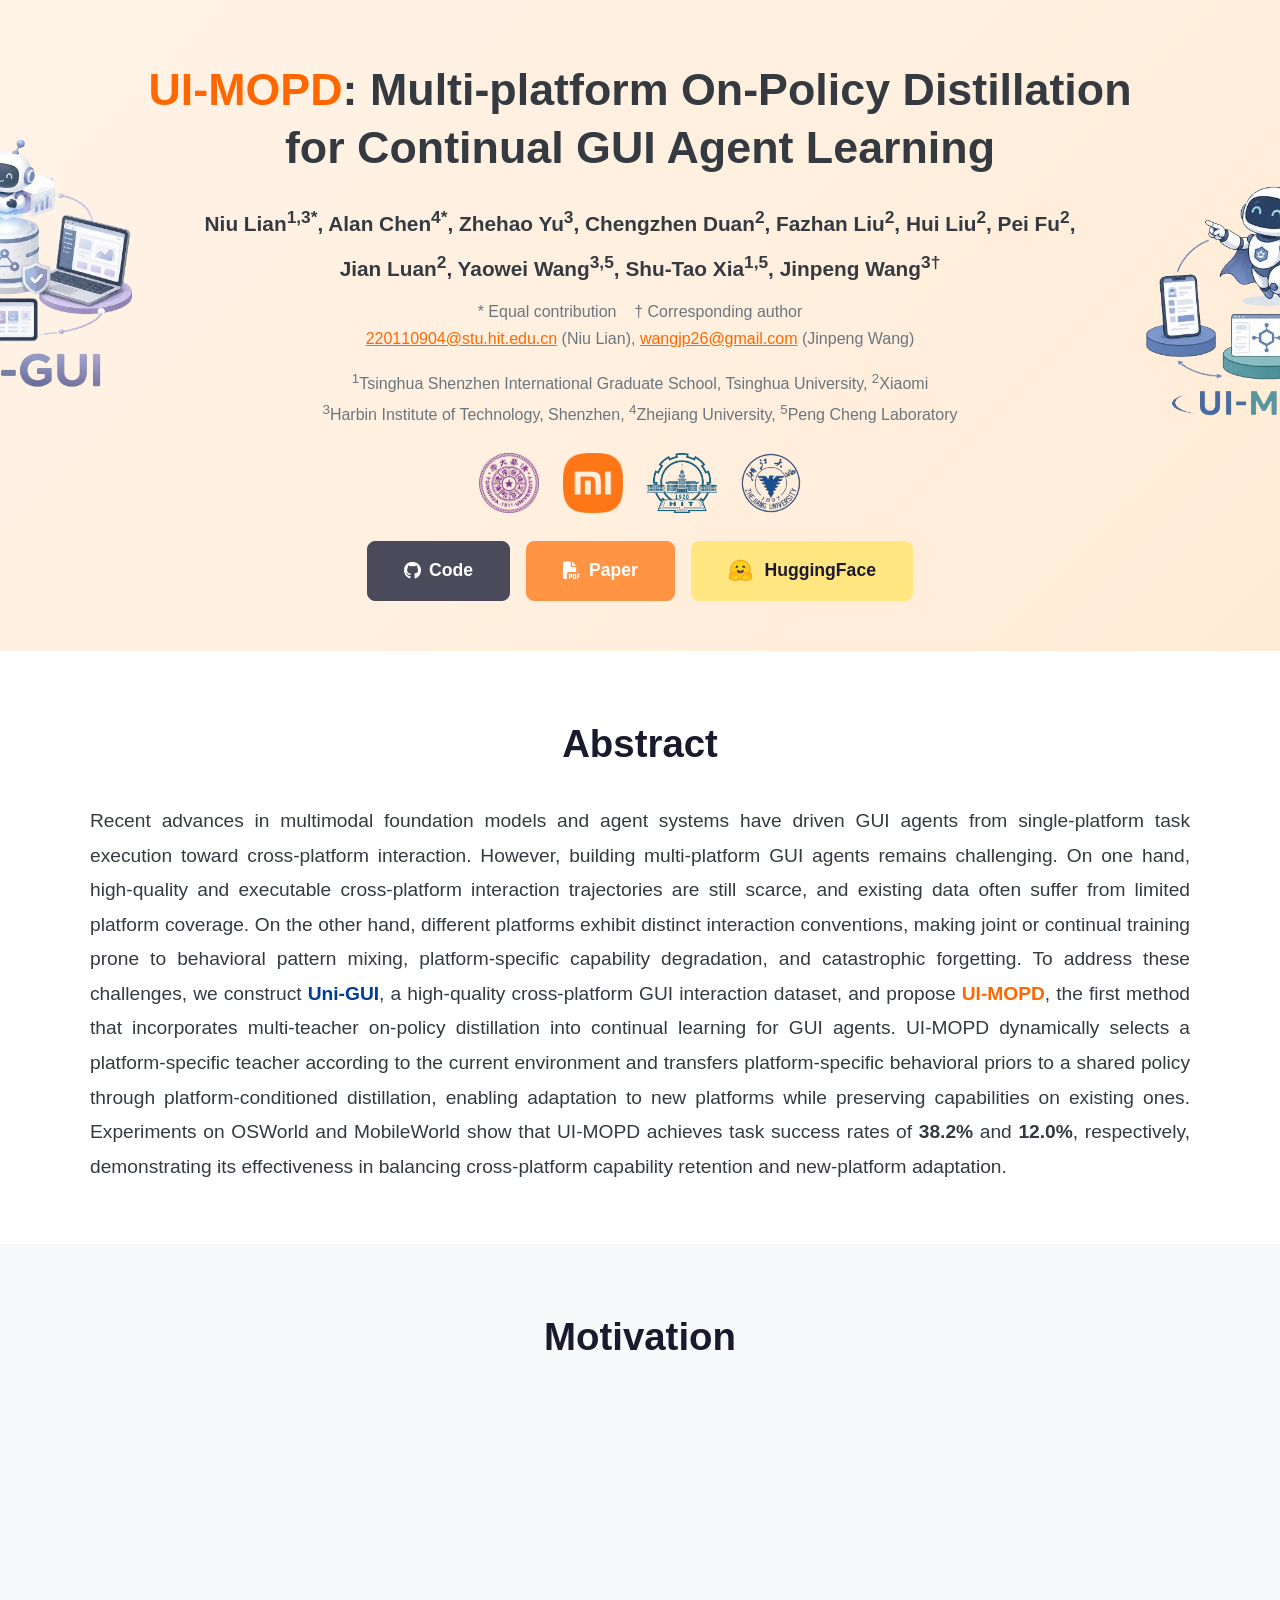
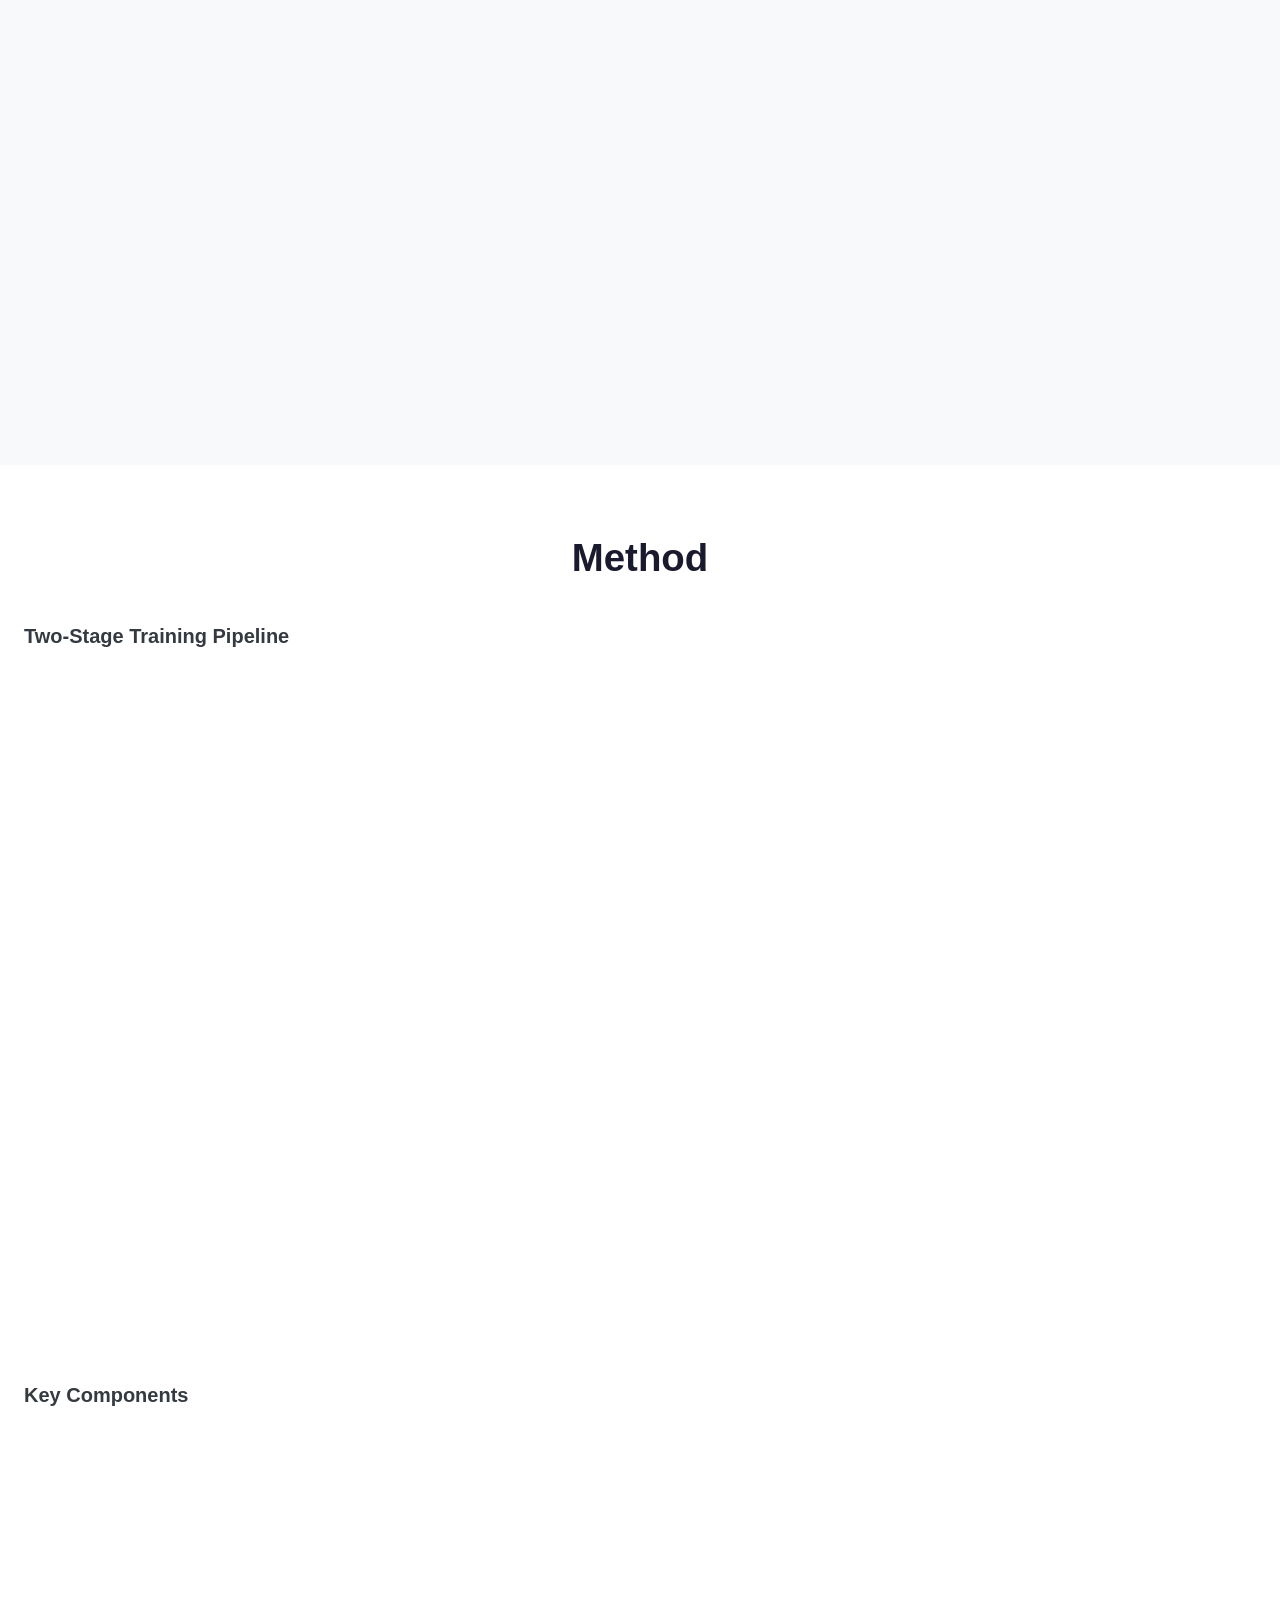
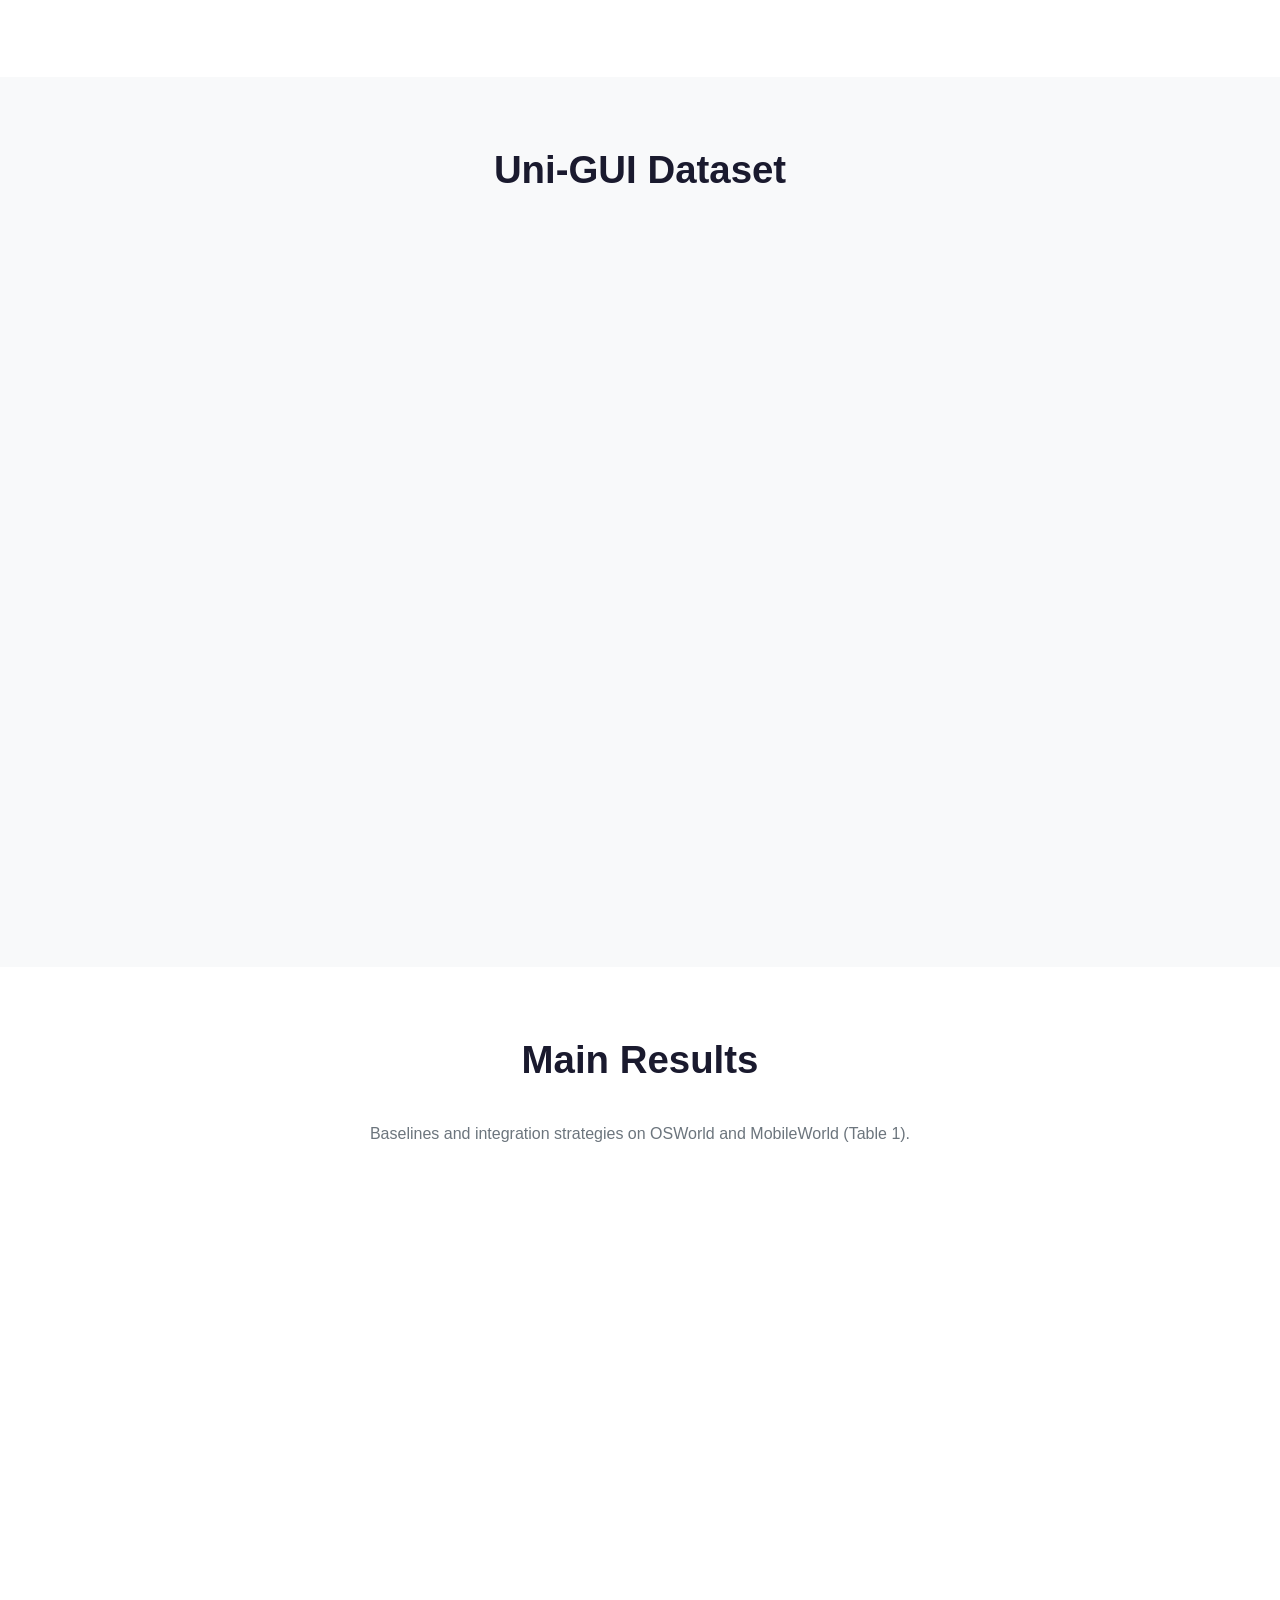
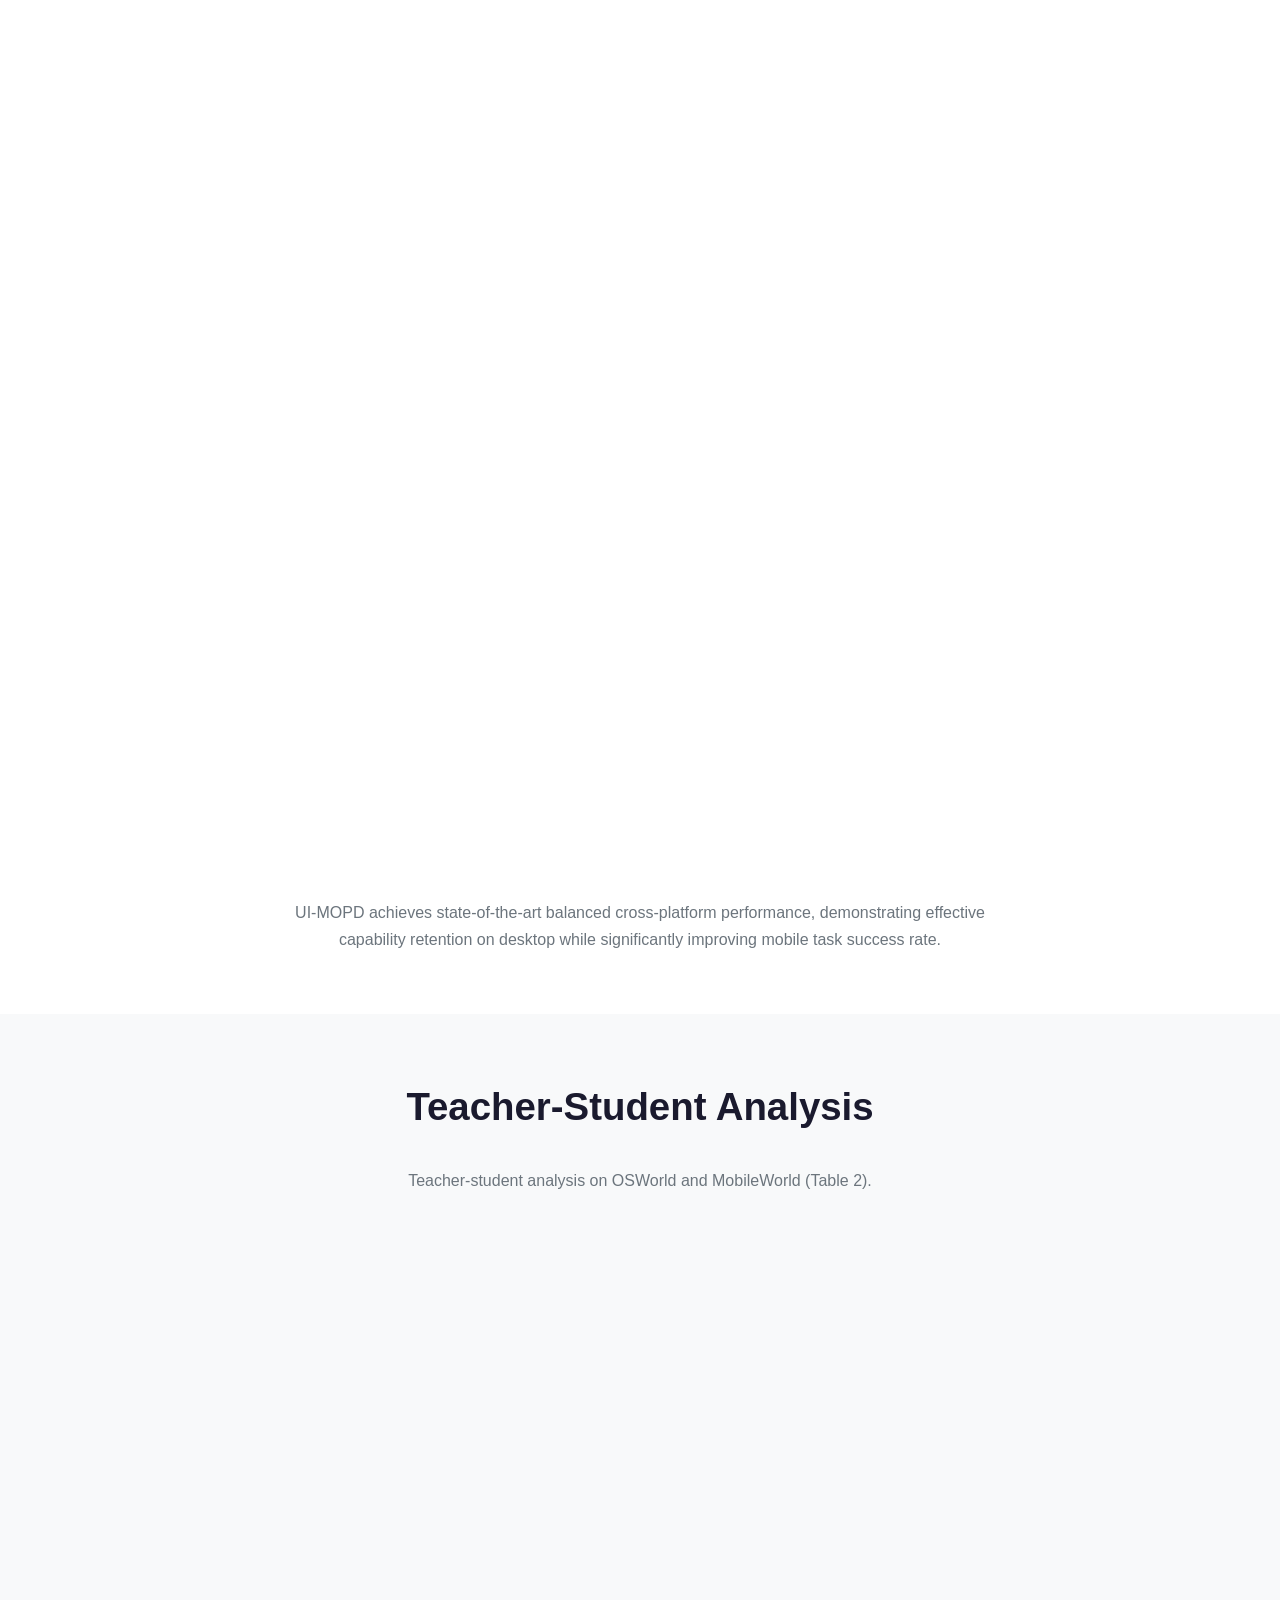
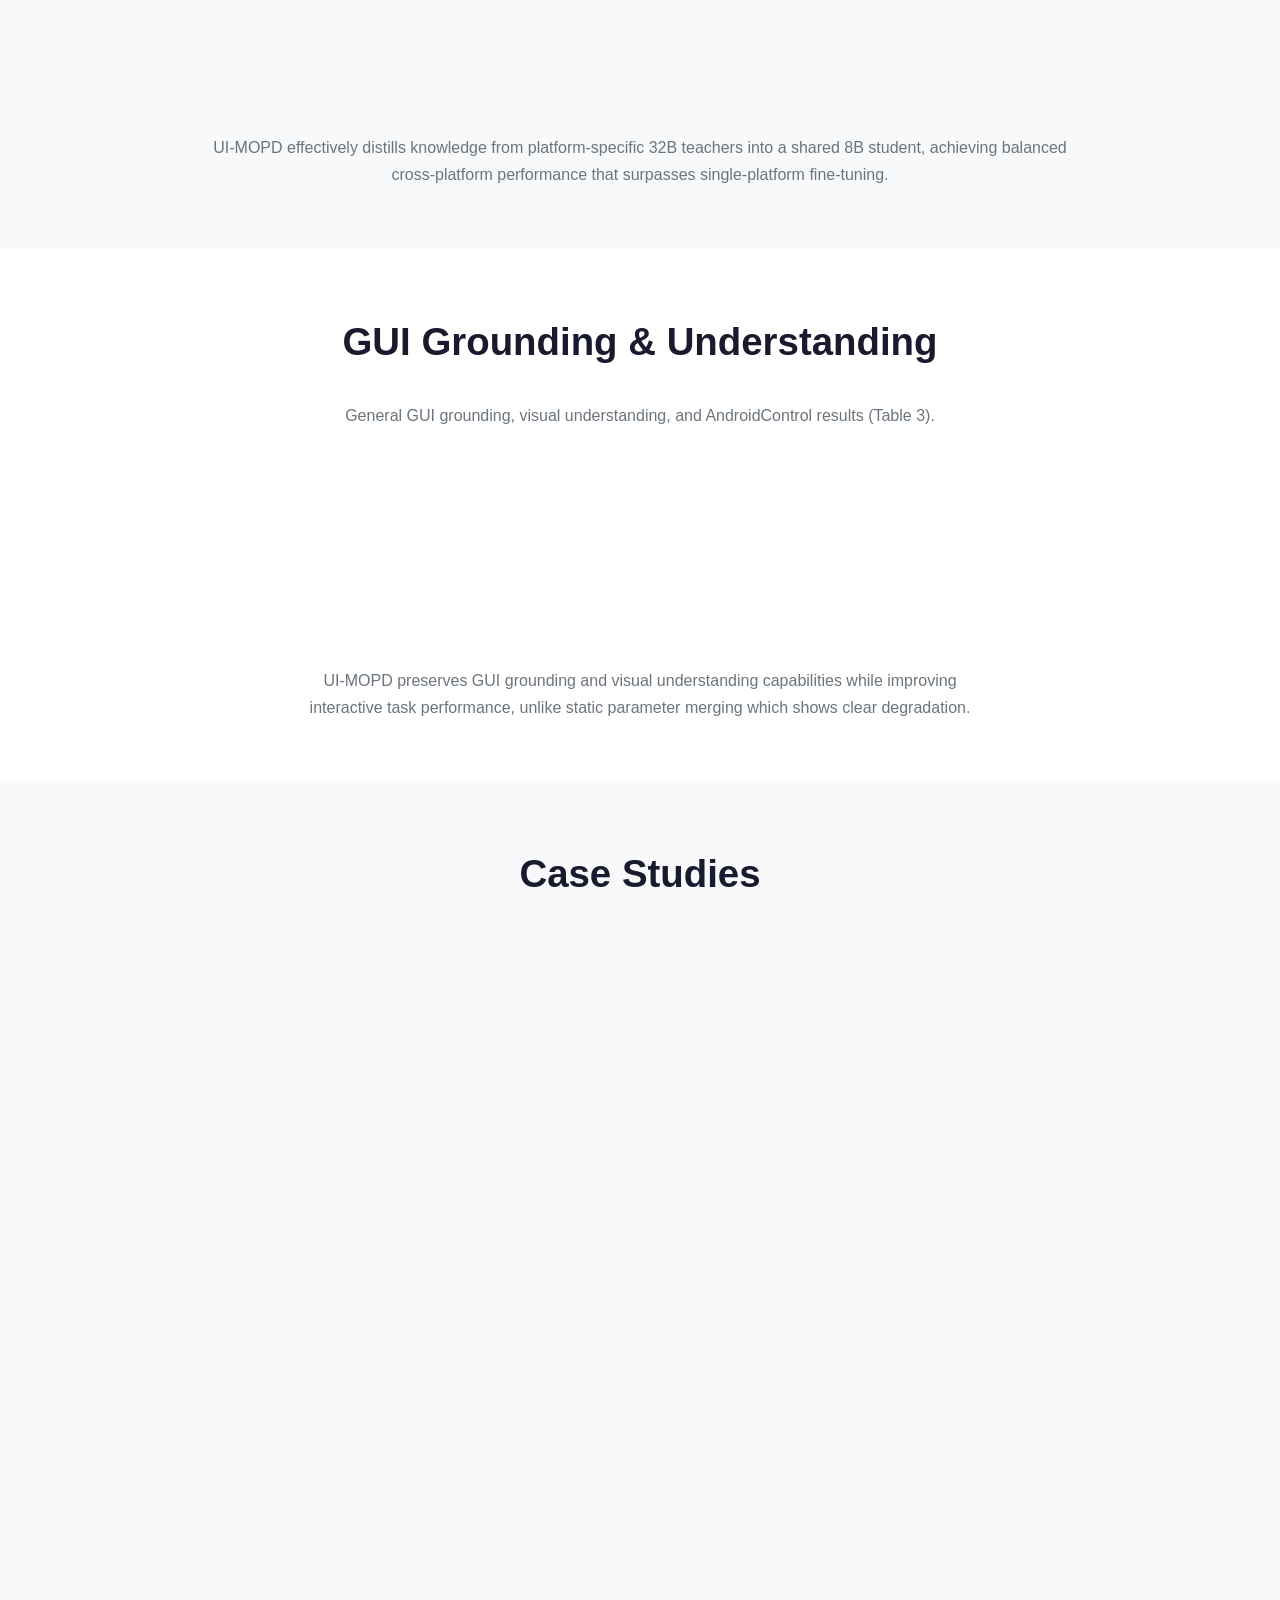
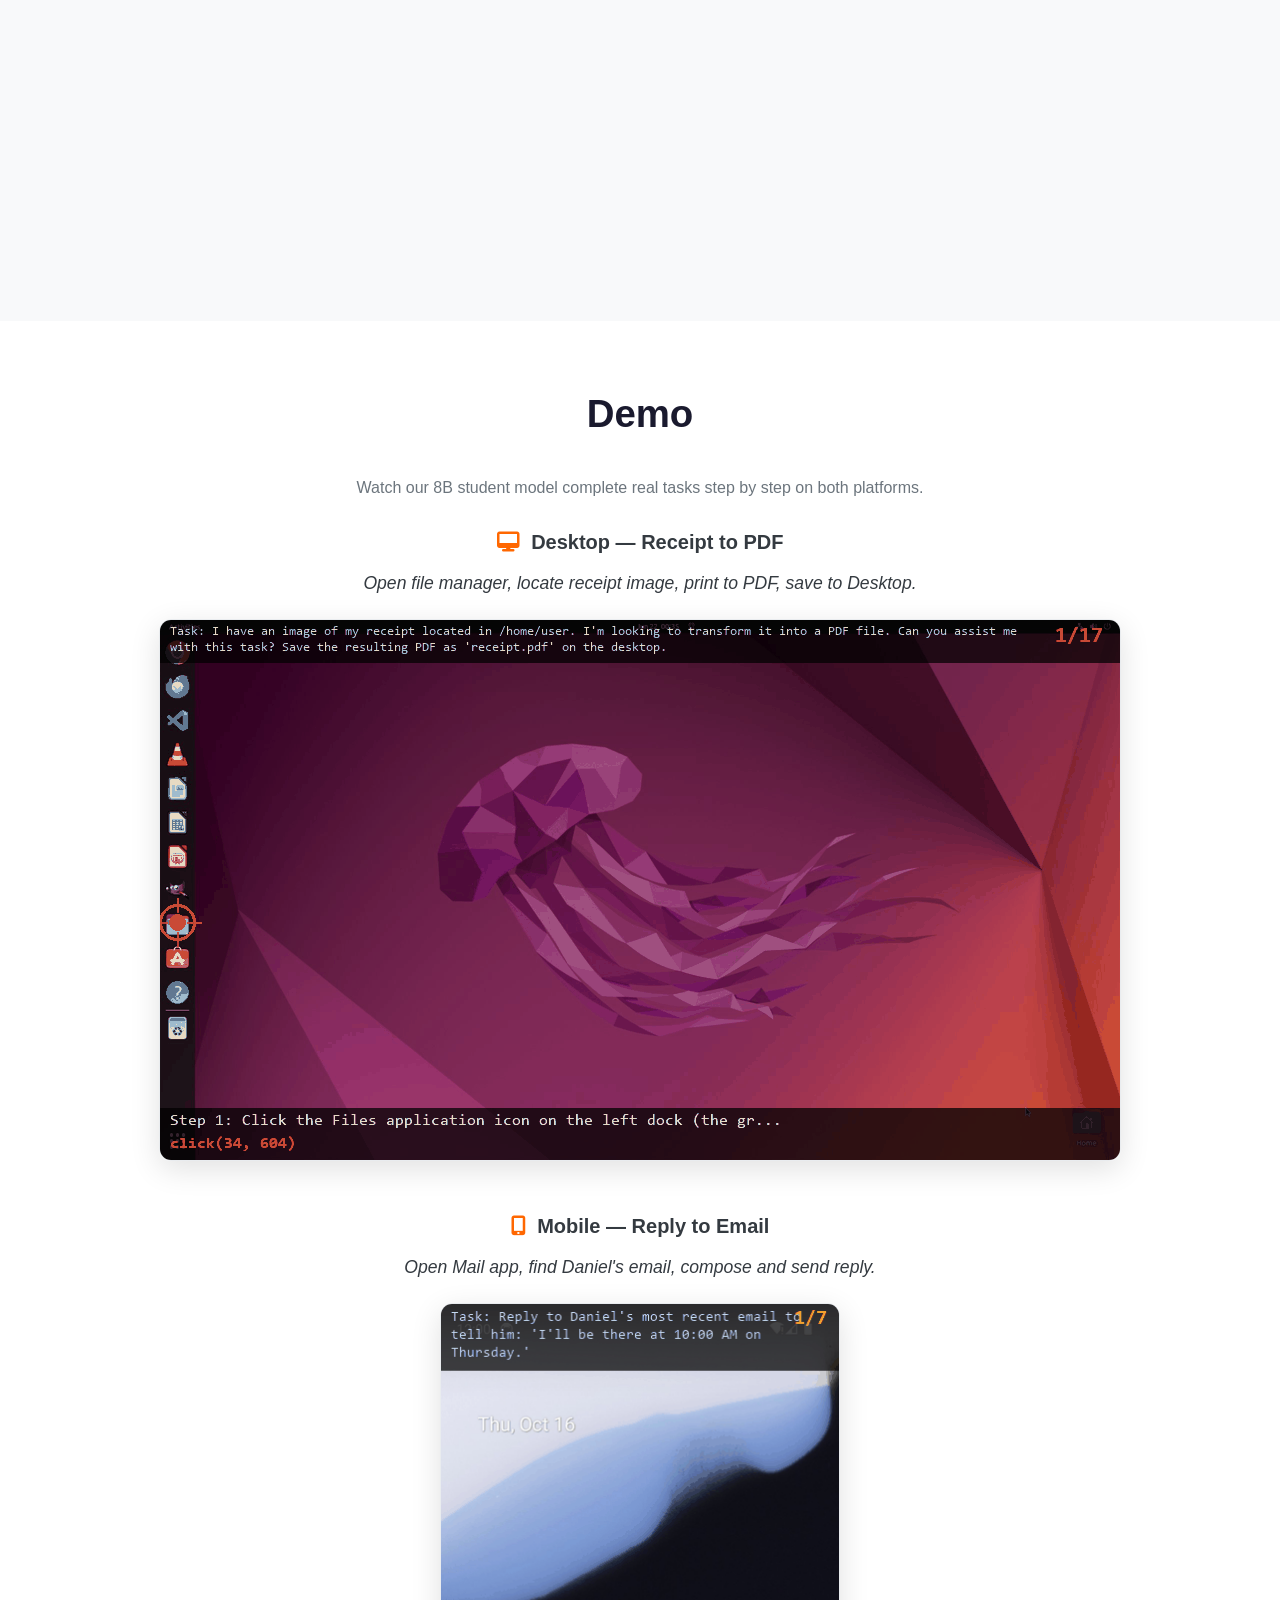
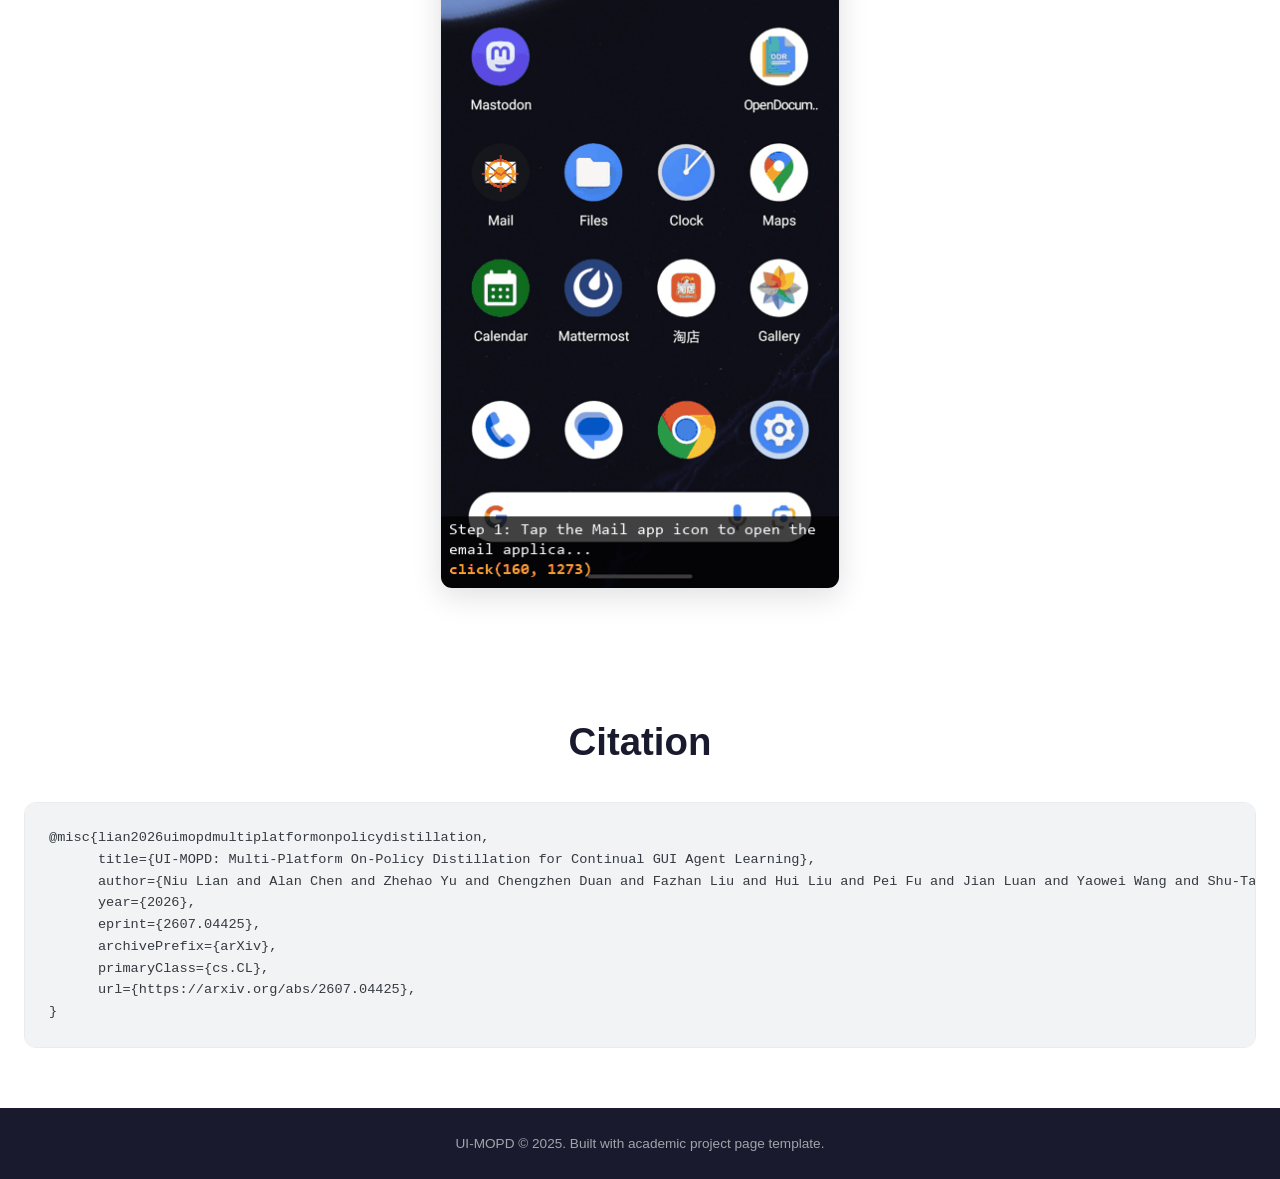
<file: index.html>
<!DOCTYPE html>
<html lang="en">
<head>
    <meta charset="UTF-8">
    <meta name="viewport" content="width=device-width, initial-scale=1.0">
    <title>UI-MOPD: Multi-platform On-Policy Distillation for Continual GUI Agent Learning</title>
    <link rel="stylesheet" href="https://cdnjs.cloudflare.com/ajax/libs/font-awesome/6.5.0/css/all.min.css">
    <link rel="stylesheet" href="static/style.css">
</head>
<body>
    <!-- Header -->
    <header class="hero">
        <div class="container hero-content">
            <div class="hero-side hero-left">
                <img src="static/images/Uni-GUI.png" alt="Uni-GUI">
            </div>
            <div class="hero-center">
            <h1 class="title">
                <span class="highlight-orange">UI-MOPD</span>: Multi-platform On-Policy Distillation for Continual GUI Agent Learning
            </h1>
            <div class="authors">
                <span>Niu Lian<sup>1,3*</sup></span>,
                <span>Alan Chen<sup>4*</sup></span>,
                <span>Zhehao Yu<sup>3</sup></span>,
                <span>Chengzhen Duan<sup>2</sup></span>,
                <span>Fazhan Liu<sup>2</sup></span>,
                <span>Hui Liu<sup>2</sup></span>,
                <span>Pei Fu<sup>2</sup></span>,<br>
                <span>Jian Luan<sup>2</sup></span>,
                <span>Yaowei Wang<sup>3,5</sup></span>,
                <span>Shu-Tao Xia<sup>1,5</sup></span>,
                <span>Jinpeng Wang<sup>3&dagger;</sup></span>
            </div>
            <div class="author-notes">
                <p>* Equal contribution &nbsp;&nbsp; &dagger; Corresponding author</p>
                <p><a href="mailto:220110904@stu.hit.edu.cn" style="color:var(--orange);">220110904@stu.hit.edu.cn</a> (Niu Lian), <a href="mailto:wangjp26@gmail.com" style="color:var(--orange);">wangjp26@gmail.com</a> (Jinpeng Wang)</p>
            </div>
            <div class="affiliations">
                <p><sup>1</sup>Tsinghua Shenzhen International Graduate School, Tsinghua University, <sup>2</sup>Xiaomi</p>
                <p><sup>3</sup>Harbin Institute of Technology, Shenzhen, <sup>4</sup>Zhejiang University, <sup>5</sup>Peng Cheng Laboratory</p>
            </div>
            <div class="logos">
                <img src="static/images/Tsinghua.png" alt="Tsinghua University">
                <img src="static/images/xiaomi_logo-1.png" alt="Xiaomi">
                <img src="static/images/hitsz.png" alt="HIT Shenzhen">
                <img src="static/images/zju-logo-small.png" alt="Zhejiang University">
            </div>
            <div class="links">
                <a href="https://github.com/EliSpectre/UI-MOPD" class="btn btn-dark"><i class="fab fa-github"></i> Code</a>
                <a href="https://arxiv.org/pdf/2607.04425" class="btn"><i class="fas fa-file-pdf"></i> Paper</a>
                <a href="https://huggingface.co/UI-MOPD" class="btn btn-hf"><img src="static/images/hf_logo-1.png" alt="HF" style="height:1.3em;vertical-align:middle;margin-right:4px;"> HuggingFace</a>
            </div>
            </div>
            <div class="hero-side hero-right">
                <img src="static/images/UI-MOPD.png" alt="UI-MOPD">
            </div>
        </div>
    </header>

    <!-- Abstract -->
    <section class="section" id="abstract">
        <div class="container">
            <h2>Abstract</h2>
            <p class="abstract-text">
                Recent advances in multimodal foundation models and agent systems have driven GUI agents from single-platform task execution toward cross-platform interaction. However, building multi-platform GUI agents remains challenging. On one hand, high-quality and executable cross-platform interaction trajectories are still scarce, and existing data often suffer from limited platform coverage. On the other hand, different platforms exhibit distinct interaction conventions, making joint or continual training prone to behavioral pattern mixing, platform-specific capability degradation, and catastrophic forgetting. To address these challenges, we construct <strong class="highlight-blue">Uni-GUI</strong>, a high-quality cross-platform GUI interaction dataset, and propose <strong class="highlight-orange">UI-MOPD</strong>, the first method that incorporates multi-teacher on-policy distillation into continual learning for GUI agents. UI-MOPD dynamically selects a platform-specific teacher according to the current environment and transfers platform-specific behavioral priors to a shared policy through platform-conditioned distillation, enabling adaptation to new platforms while preserving capabilities on existing ones. Experiments on OSWorld and MobileWorld show that UI-MOPD achieves task success rates of <strong>38.2%</strong> and <strong>12.0%</strong>, respectively, demonstrating its effectiveness in balancing cross-platform capability retention and new-platform adaptation.
            </p>
        </div>
    </section>

    <!-- Motivation -->
    <section class="section alt-bg" id="motivation">
        <div class="container">
            <h2>Motivation</h2>
            <div class="figure-wrapper">
                <img src="static/images/intro-1.png" alt="Motivation of UI-MOPD">
                <p class="caption"><strong>Figure 1.</strong> Motivation of UI-MOPD. Naively combining desktop and mobile signals, as in model merging or mixed SFT, can mix platform-specific behavioral conventions and produce an averaged policy. UI-MOPD uses platform-conditioned routing and multi-teacher on-policy distillation to integrate platform-specific expertise into a shared GUI agent.</p>
            </div>
        </div>
    </section>

    <!-- Method -->
    <section class="section" id="method">
        <div class="container">
            <h2>Method</h2>
            <div class="method-overview">
                <h3>Two-Stage Training Pipeline</h3>
                <div class="method-cards">
                    <div class="card">
                        <h4><i class="fas fa-graduation-cap"></i> Stage 1: Supervised Fine-Tuning</h4>
                        <p>Fine-tune Qwen3-VL-32B-Thinking on the Uni-GUI dataset to obtain platform-specific expert teachers: a <strong>desktop teacher</strong> and a <strong>mobile teacher</strong>.</p>
                    </div>
                    <div class="card">
                        <h4><i class="fas fa-network-wired"></i> Stage 2: Multi-Teacher On-Policy Distillation</h4>
                        <p>Train a shared student policy (Qwen3-VL-8B-Thinking) with reinforcement learning and platform-conditioned teacher routing for continual cross-platform learning.</p>
                    </div>
                </div>
            </div>
            <div class="figure-wrapper">
                <img src="static/images/method-1.png" alt="UI-MOPD Method Overview">
                <p class="caption"><strong>Figure 2.</strong> Overview of the UI-MOPD training pipeline. Stage 1 performs supervised fine-tuning to obtain platform-specific teachers. Stage 2 applies multi-teacher on-policy distillation with platform-conditioned routing, adaptive KL masking, and structured outcome reward.</p>
            </div>
            <div class="method-details">
                <h3>Key Components</h3>
                <div class="method-cards three-col">
                    <div class="card">
                        <h4 style="white-space:nowrap;">Platform-Conditioned Routing</h4>
                        <p>Routes each rollout to the corresponding platform-specific teacher based on the current environment type.</p>
                    </div>
                    <div class="card">
                        <h4>K3 Estimator</h4>
                        <p>Efficient single-sample KL divergence estimator that avoids full vocabulary computation, reducing memory and compute overhead.</p>
                    </div>
                    <div class="card">
                        <h4>Adaptive KL Masking</h4>
                        <p>Removes teacher penalty when task reward is already sufficient, preventing over-regularization.</p>
                    </div>
                </div>
            </div>
        </div>
    </section>

    <!-- Dataset -->
    <section class="section alt-bg" id="dataset">
        <div class="container">
            <h2>Uni-GUI Dataset</h2>
            <div class="stats-grid">
                <div class="stat-card">
                    <div class="stat-number">~160K</div>
                    <div class="stat-label">Interaction Steps</div>
                </div>
                <div class="stat-card">
                    <div class="stat-number">~11.5K</div>
                    <div class="stat-label">Trajectories</div>
                </div>
                <div class="stat-card">
                    <div class="stat-number">2</div>
                    <div class="stat-label">Platforms (Desktop + Mobile)</div>
                </div>
            </div>
            <div class="figure-wrapper">
                <img src="static/images/harness-1.png" alt="Data Collection Harness">
                <p class="caption"><strong>Figure 3.</strong> Overview of the Unified Cross-Platform Data Collection Harness used to build the Uni-GUI dataset.</p>
            </div>
        </div>
    </section>

    <!-- Results -->
    <section class="section" id="results">
        <div class="container">
            <h2>Main Results</h2>
            <p class="results-desc" style="margin-bottom:24px;">Baselines and integration strategies on OSWorld and MobileWorld (Table 1).</p>
            <div class="table-wrapper">
            <table class="results-table">
                <thead>
                    <tr>
                        <th>Method</th>
                        <th>OSWorld</th>
                        <th>MobileWorld</th>
                    </tr>
                </thead>
                <tbody>
                    <tr class="group-header"><td colspan="3">General Models</td></tr>
                    <tr><td>SeedVL-1.5</td><td>34.1%</td><td>--</td></tr>
                    <tr><td>Qwen3-VL-8B-Instruct</td><td>33.9%</td><td>9.4%</td></tr>
                    <tr><td>Qwen3-VL-8B-Thinking</td><td>33.9%</td><td>7.7%</td></tr>
                    <tr><td>Qwen3-VL-32B-Instruct</td><td>32.6%</td><td>9.0%</td></tr>
                    <tr><td>Qwen3-VL-235B-A22B-Instruct</td><td>31.6%</td><td>9.5%</td></tr>
                    <tr><td>Qwen3-VL-235B-A22B-Thinking</td><td>38.1%</td><td>--</td></tr>
                    <tr class="group-header"><td colspan="3">GUI Models (Single-Platform)</td></tr>
                    <tr><td>OpenCUA-7B</td><td>28.2%</td><td>--</td></tr>
                    <tr><td>OpenAI CUA o3</td><td>31.3%</td><td>--</td></tr>
                    <tr><td>OpenCUA-32B</td><td>34.8%</td><td>--</td></tr>
                    <tr class="group-header"><td colspan="3">GUI Models (Multi-Platform)</td></tr>
                    <tr><td>UI-TARS-72B-DPO</td><td>27.1%</td><td>--</td></tr>
                    <tr><td>UI-TARS-1.5-7B</td><td>27.4%</td><td>--</td></tr>
                    <tr><td>GELab-Zero-4B</td><td>31.9%</td><td>10.9%</td></tr>
                    <tr><td>GUI-Owl-7B</td><td>34.9%</td><td>4.5%</td></tr>
                    <tr><td>GUI-Owl-32B</td><td>--</td><td>5.5%</td></tr>
                    <tr class="group-header"><td colspan="3">Integration Strategies</td></tr>
                    <tr><td>Mixed-SFT</td><td>35.0%</td><td>6.4%</td></tr>
                    <tr><td>Model Merge (Weight Averaging)</td><td>36.5%</td><td>6.8%</td></tr>
                    <tr><td>Model Merge (TIES Merging)</td><td>36.8%</td><td>0%</td></tr>
                    <tr class="highlight-row"><td><strong>UI-MOPD (Ours)</strong></td><td><strong>38.2%</strong></td><td><strong>12.0%</strong></td></tr>
                </tbody>
            </table>
            </div>
            <div class="results-highlight" style="margin-top:32px;">
                <div class="result-box">
                    <h3>OSWorld (Desktop)</h3>
                    <div class="result-number">38.2%</div>
                    <div class="result-improvement">+12.7% relative improvement</div>
                </div>
                <div class="result-box">
                    <h3>MobileWorld (Mobile)</h3>
                    <div class="result-number">12.0%</div>
                    <div class="result-improvement">+55.8% relative improvement</div>
                </div>
            </div>
            <p class="results-desc">UI-MOPD achieves state-of-the-art balanced cross-platform performance, demonstrating effective capability retention on desktop while significantly improving mobile task success rate.</p>
        </div>
    </section>

    <!-- Teacher-Student Analysis -->
    <section class="section alt-bg" id="analysis">
        <div class="container">
            <h2>Teacher-Student Analysis</h2>
            <p class="results-desc" style="margin-bottom:24px;">Teacher-student analysis on OSWorld and MobileWorld (Table 2).</p>
            <div class="table-wrapper">
            <table class="results-table">
                <thead>
                    <tr>
                        <th>Method</th>
                        <th>OSWorld</th>
                        <th>MobileWorld</th>
                    </tr>
                </thead>
                <tbody>
                    <tr class="group-header"><td colspan="3">Base Models</td></tr>
                    <tr><td>Qwen3-VL-8B-Thinking</td><td>33.9%</td><td>7.7%</td></tr>
                    <tr><td>Qwen3-VL-32B-Thinking</td><td>41.0%</td><td>9.4%</td></tr>
                    <tr class="group-header"><td colspan="3">Single-Platform SFT (8B)</td></tr>
                    <tr><td>8B SFT on OSWorld</td><td>35.8%</td><td>0%</td></tr>
                    <tr><td>8B SFT on MobileWorld</td><td>35.8%</td><td>12.8%</td></tr>
                    <tr class="group-header"><td colspan="3">Platform-Specific Teachers (32B)</td></tr>
                    <tr><td>Desktop Teacher, 32B</td><td>46.3%</td><td>–</td></tr>
                    <tr><td>Mobile Teacher, 32B</td><td>–</td><td>16.2%</td></tr>
                    <tr class="highlight-row"><td><strong>UI-MOPD (Ours)</strong></td><td><strong>38.2%</strong></td><td><strong>12.0%</strong></td></tr>
                </tbody>
            </table>
            </div>
            <p class="results-desc" style="margin-top:20px;max-width:900px;">UI-MOPD effectively distills knowledge from platform-specific 32B teachers into a shared 8B student, achieving balanced cross-platform performance that surpasses single-platform fine-tuning.</p>
        </div>
    </section>

    <!-- Grounding Results -->
    <section class="section" id="grounding">
        <div class="container">
            <h2>GUI Grounding &amp; Understanding</h2>
            <p class="results-desc" style="margin-bottom:24px;">General GUI grounding, visual understanding, and AndroidControl results (Table 3).</p>
            <div class="table-wrapper">
            <table class="results-table">
                <thead>
                    <tr>
                        <th>Model</th>
                        <th>AndroidControl*</th>
                        <th>ScreenSpot-Pro</th>
                        <th>ScreenSpotV2</th>
                        <th>OSWorld-G</th>
                    </tr>
                </thead>
                <tbody>
                    <tr><td>Qwen3-VL-8B-Thinking</td><td>78.73%</td><td>43.71%</td><td>91.27%</td><td>52.13%</td></tr>
                    <tr><td>Model Merge (TIES Merging)</td><td>74.01%</td><td>37.13%</td><td>88.60%</td><td>47.16%</td></tr>
                    <tr class="highlight-row"><td><strong>UI-MOPD (Ours)</strong></td><td><strong>80.05%</strong></td><td>43.14%</td><td>90.88%</td><td><strong>52.84%</strong></td></tr>
                </tbody>
            </table>
            </div>
            <p class="results-desc" style="margin-top:20px;">UI-MOPD preserves GUI grounding and visual understanding capabilities while improving interactive task performance, unlike static parameter merging which shows clear degradation.</p>
        </div>
    </section>

    <!-- Case Studies -->
    <section class="section alt-bg" id="cases">
        <div class="container">
            <h2>Case Studies</h2>
            <div class="case-grid">
                <div class="case-item">
                    <h3><i class="fas fa-desktop"></i> Desktop</h3>
                    <img src="static/images/desktopcase-1.png" alt="Desktop Case Study">
                </div>
                <div class="case-item">
                    <h3><i class="fas fa-mobile-alt"></i> Mobile</h3>
                    <img src="static/images/mobilecase-1.png" alt="Mobile Case Study">
                </div>
            </div>
        </div>
    </section>

    <!-- Demo -->
    <section class="section" id="demo">
        <div class="container">
            <h2>Demo</h2>
            <p class="results-desc" style="margin-bottom:24px;">Watch our 8B student model complete real tasks step by step on both platforms.</p>
            <div class="demo-vertical">
                <div class="demo-item">
                    <h3><i class="fas fa-desktop"></i> Desktop — Receipt to PDF</h3>
                    <p class="demo-query">Open file manager, locate receipt image, print to PDF, save to Desktop.</p>
                    <img src="static/demo/OSWorld.gif" alt="OSWorld Desktop Demo">
                </div>
                <div class="demo-item">
                    <h3><i class="fas fa-mobile-alt"></i> Mobile — Reply to Email</h3>
                    <p class="demo-query">Open Mail app, find Daniel's email, compose and send reply.</p>
                    <img src="static/demo/MobileWorld.gif" alt="MobileWorld Mobile Demo" style="max-width:400px;">
                </div>
            </div>
        </div>
    </section>

    <!-- BibTeX -->
    <section class="section" id="citation">
        <div class="container">
            <h2>Citation</h2>
            <pre class="bibtex"><code>@misc{lian2026uimopdmultiplatformonpolicydistillation,
      title={UI-MOPD: Multi-Platform On-Policy Distillation for Continual GUI Agent Learning}, 
      author={Niu Lian and Alan Chen and Zhehao Yu and Chengzhen Duan and Fazhan Liu and Hui Liu and Pei Fu and Jian Luan and Yaowei Wang and Shu-Tao Xia and Jinpeng Wang},
      year={2026},
      eprint={2607.04425},
      archivePrefix={arXiv},
      primaryClass={cs.CL},
      url={https://arxiv.org/abs/2607.04425}, 
}</code></pre>
        </div>
    </section>

    <!-- Footer -->
    <footer>
        <div class="container">
            <p>UI-MOPD &copy; 2025. Built with academic project page template.</p>
        </div>
    </footer>
    <script>
    document.addEventListener('DOMContentLoaded', function() {
        const elements = document.querySelectorAll('.card, .stat-card, .table-wrapper, .figure-wrapper, .result-box, .case-item');
        elements.forEach(el => el.classList.add('animate-on-scroll'));

        const observer = new IntersectionObserver((entries) => {
            entries.forEach(entry => {
                if (entry.isIntersecting) {
                    entry.target.classList.add('visible');
                } else {
                    entry.target.classList.remove('visible');
                }
            });
        }, { threshold: 0.1 });

        elements.forEach(el => observer.observe(el));
    });
    </script>
</body>
</html>
</file>
<file: static/style.css>
:root {
    --orange: #FF6700;
    --orange-light: #FFF3E8;
    --blue: #003D99;
    --blue-light: #EBF2FF;
    --dark: #1a1a2e;
    --gray-50: #f8f9fa;
    --gray-100: #f1f3f5;
    --gray-200: #e9ecef;
    --gray-600: #6c757d;
    --gray-800: #343a40;
    --white: #ffffff;
    --shadow: 0 2px 12px rgba(0, 0, 0, 0.08);
    --shadow-lg: 0 8px 30px rgba(0, 0, 0, 0.12);
    --radius: 12px;
    --max-width: 1300px;
}

* {
    margin: 0;
    padding: 0;
    box-sizing: border-box;
}

body {
    font-family: -apple-system, BlinkMacSystemFont, 'Segoe UI', Roboto, 'Helvetica Neue', Arial, sans-serif;
    line-height: 1.7;
    color: var(--gray-800);
    background: var(--white);
}

.container {
    max-width: var(--max-width);
    margin: 0 auto;
    padding: 0 24px;
}

/* Hero / Header */
.hero {
    background: linear-gradient(135deg, #FFF3E8 0%, #FFECD6 100%);
    color: var(--gray-800);
    padding: 60px 0 50px;
    text-align: center;
}

.title {
    font-size: 2.8rem;
    font-weight: 700;
    line-height: 1.3;
    margin-bottom: 24px;
    max-width: 1000px;
    margin-left: auto;
    margin-right: auto;
}

.highlight-orange {
    color: var(--orange);
    font-weight: 800;
}

.highlight-blue {
    color: var(--blue);
}

.authors {
    font-size: 1.3rem;
    margin-bottom: 8px;
    color: var(--gray-800);
    line-height: 2;
    font-weight: 600;
}

.author-notes {
    font-size: 1rem;
    color: var(--gray-600);
    margin-bottom: 16px;
}

.authors span {
    white-space: nowrap;
}

.affiliations {
    font-size: 1rem;
    color: var(--gray-600);
    margin-bottom: 24px;
}

.affiliations p {
    margin: 2px 0;
}

.logos {
    display: flex;
    justify-content: center;
    align-items: center;
    gap: 24px;
    margin-bottom: 28px;
    flex-wrap: wrap;
}

.logos img {
    height: 60px;
    opacity: 0.9;
}

.links {
    display: flex;
    justify-content: center;
    gap: 16px;
    flex-wrap: wrap;
}

.btn {
    display: inline-flex;
    align-items: center;
    gap: 8px;
    padding: 14px 36px;
    border-radius: 8px;
    text-decoration: none;
    font-weight: 600;
    font-size: 1.1rem;
    transition: all 0.2s ease;
    background: #FF9544;
    color: var(--white);
    border: 1px solid #FF9544;
}

.btn:hover {
    background: #e55d00;
    transform: translateY(-1px);
    box-shadow: 0 4px 12px rgba(255, 103, 0, 0.3);
}

.btn-dark {
    background: #4a4a5a;
    border-color: #4a4a5a;
}

.btn-dark:hover {
    background: #3a3a4a;
}

.btn-hf {
    background: #FFE680;
    border-color: #FFE680;
    color: #1a1a2e;
}

.btn-hf:hover {
    background: #FFD21E;
}

/* Hero layout with side images */
.hero-content {
    position: relative;
}

.hero-side {
    position: absolute;
    top: 45%;
    transform: translateY(-50%);
    width: 300px;
}

.hero-left {
    left: -140px;
    top: 40%;
}

.hero-right {
    right: -140px;
}

.hero-side img {
    width: 100%;
    border-radius: 12px;
}

.hero-center {
    width: 100%;
}

@media (max-width: 1200px) {
    .hero-side {
        display: none;
    }
}

/* Sections */
.section {
    padding: 60px 0;
}

.section.alt-bg {
    background: var(--gray-50);
}

.section h2 {
    font-size: 2.4rem;
    font-weight: 700;
    margin-bottom: 28px;
    color: var(--dark);
    text-align: center;
}

.section h3 {
    font-size: 1.25rem;
    font-weight: 600;
    margin-bottom: 16px;
    color: var(--gray-800);
}

/* Abstract */
.abstract-text {
    font-size: 1.2rem;
    line-height: 1.8;
    color: var(--gray-800);
    text-align: justify;
    max-width: 1100px;
    margin: 0 auto;
}

/* Figures */
.figure-wrapper {
    margin: 32px 0;
    text-align: center;
}

.figure-wrapper img {
    max-width: 100%;
    border-radius: var(--radius);
    box-shadow: var(--shadow);
}

.caption {
    margin-top: 12px;
    font-size: 0.9rem;
    color: var(--gray-600);
    max-width: 800px;
    margin-left: auto;
    margin-right: auto;
    text-align: left;
}

/* Method Cards */
.method-cards {
    display: grid;
    grid-template-columns: 1fr 1fr;
    gap: 20px;
    margin-bottom: 32px;
}

.method-cards.three-col {
    grid-template-columns: repeat(3, 1fr);
}

.card {
    background: var(--white);
    padding: 24px;
    border-radius: var(--radius);
    box-shadow: var(--shadow);
    border: 1px solid var(--gray-200);
}

.card h4 {
    font-size: 1rem;
    font-weight: 600;
    margin-bottom: 10px;
    color: var(--orange);
}

.card h4 i {
    margin-right: 6px;
}

.card p {
    font-size: 0.92rem;
    color: var(--gray-600);
    line-height: 1.6;
}

/* Stats Grid */
.stats-grid {
    display: grid;
    grid-template-columns: repeat(3, 1fr);
    gap: 20px;
    margin-bottom: 36px;
}

.stat-card {
    text-align: center;
    padding: 28px 16px;
    background: var(--white);
    border-radius: var(--radius);
    box-shadow: var(--shadow);
    border: 1px solid var(--gray-200);
}

.stat-number {
    font-size: 2.2rem;
    font-weight: 800;
    color: var(--orange);
}

.stat-label {
    font-size: 0.9rem;
    color: var(--gray-600);
    margin-top: 4px;
}

/* Results */
.results-highlight {
    display: grid;
    grid-template-columns: 1fr 1fr;
    gap: 24px;
    margin-bottom: 24px;
}

.result-box {
    text-align: center;
    padding: 36px 24px;
    background: linear-gradient(135deg, var(--orange-light) 0%, var(--white) 100%);
    border-radius: var(--radius);
    box-shadow: var(--shadow);
    border: 1px solid rgba(255, 103, 0, 0.15);
}

.result-box h3 {
    margin-bottom: 12px;
    color: var(--gray-800);
}

.result-number {
    font-size: 3rem;
    font-weight: 800;
    color: var(--orange);
}

.result-improvement {
    font-size: 0.95rem;
    color: var(--gray-600);
    margin-top: 8px;
    font-weight: 500;
}

.results-desc {
    text-align: center;
    font-size: 1rem;
    color: var(--gray-600);
    max-width: 700px;
    margin: 0 auto;
}

/* Case Studies */
.case-grid {
    display: grid;
    grid-template-columns: 1fr 1fr;
    gap: 24px;
}

.case-item {
    text-align: center;
}

.case-item h3 {
    margin-bottom: 12px;
    color: var(--gray-800);
}

.case-item h3 i {
    margin-right: 6px;
    color: var(--orange);
}

.case-item img {
    width: 100%;
    border-radius: var(--radius);
    box-shadow: var(--shadow);
}

/* Results Table */
.table-wrapper {
    overflow-x: auto;
    margin-bottom: 8px;
    border-radius: var(--radius);
    box-shadow: var(--shadow-lg);
    border: 1px solid rgba(255, 103, 0, 0.12);
}

.results-table {
    width: 100%;
    border-collapse: collapse;
    font-size: 0.9rem;
    background: var(--white);
}

.results-table thead {
    background: linear-gradient(135deg, #FF6700 0%, #FF9544 100%);
    color: var(--white);
}

.results-table th {
    padding: 14px 16px;
    text-align: center;
    font-weight: 600;
    letter-spacing: 0.3px;
}

.results-table th:first-child {
    text-align: left;
}

.results-table td {
    padding: 10px 16px;
    text-align: center;
    border-bottom: 1px solid rgba(255, 103, 0, 0.06);
}

.results-table td:first-child {
    text-align: left;
}

.results-table tbody tr:hover {
    background: rgba(255, 103, 0, 0.03);
}

.results-table .group-header td {
    background: linear-gradient(90deg, #FFF8F2 0%, #FFF3E8 100%);
    font-weight: 600;
    font-style: italic;
    color: var(--orange);
    font-size: 0.85rem;
    padding: 8px 16px;
    border-left: 3px solid var(--orange);
}

.results-table .highlight-row {
    background: linear-gradient(90deg, #FFF3E8 0%, #FFECD6 100%);
}

.results-table .highlight-row td {
    color: var(--orange);
    font-weight: 700;
    border-bottom: none;
    padding: 12px 16px;
}

/* Citation */
.bibtex {
    background: var(--gray-100);
    padding: 24px;
    border-radius: var(--radius);
    overflow-x: auto;
    font-size: 0.85rem;
    line-height: 1.6;
    border: 1px solid var(--gray-200);
}

.bibtex code {
    font-family: 'SF Mono', 'Fira Code', 'Cascadia Code', monospace;
}

/* Footer */
footer {
    background: var(--dark);
    color: rgba(255, 255, 255, 0.6);
    padding: 24px 0;
    text-align: center;
    font-size: 0.85rem;
}

/* Demo */
.demo-vertical {
    display: flex;
    flex-direction: column;
    align-items: center;
    gap: 48px;
}

.demo-item {
    text-align: center;
    display: flex;
    flex-direction: column;
    align-items: center;
}

.demo-item h3 {
    margin-bottom: 10px;
    color: var(--gray-800);
}

.demo-item h3 i {
    margin-right: 6px;
    color: var(--orange);
}

.demo-query {
    font-size: 1.1rem;
    font-weight: 500;
    color: var(--gray-800);
    margin-bottom: 20px;
    font-style: italic;
}

.demo-item img {
    max-width: 100%;
    border-radius: var(--radius);
    box-shadow: var(--shadow-lg);
    border: 1px solid var(--gray-200);
}

/* Responsive */
@media (max-width: 768px) {
    .title {
        font-size: 1.5rem;
    }

    .method-cards,
    .method-cards.three-col,
    .stats-grid,
    .results-highlight,
    .case-grid {
        grid-template-columns: 1fr;
    }

    .hero {
        padding: 40px 0 36px;
    }

    .section {
        padding: 40px 0;
    }

    .logos img {
        height: 30px;
    }
}

/* Animations */
@keyframes fadeInUp {
    from {
        opacity: 0;
        transform: translateY(30px);
    }
    to {
        opacity: 1;
        transform: translateY(0);
    }
}

@keyframes fadeIn {
    from { opacity: 0; }
    to { opacity: 1; }
}

.animate-on-scroll {
    opacity: 0;
    transform: translateY(30px);
    transition: opacity 0.6s ease, transform 0.6s ease;
}

.animate-on-scroll.visible {
    opacity: 1;
    transform: translateY(0);
}

.animate-on-scroll:nth-child(2) { transition-delay: 0.1s; }
.animate-on-scroll:nth-child(3) { transition-delay: 0.2s; }
.animate-on-scroll:nth-child(4) { transition-delay: 0.3s; }

/* Hero entrance */
.hero .title {
    animation: fadeInUp 0.8s ease forwards;
}

.hero .authors {
    animation: fadeInUp 0.8s ease 0.15s forwards;
    opacity: 0;
}

.hero .logos {
    animation: fadeInUp 0.8s ease 0.3s forwards;
    opacity: 0;
}

.hero .links {
    animation: fadeInUp 0.8s ease 0.45s forwards;
    opacity: 0;
}

/* Card hover effects */
.card {
    transition: transform 0.3s ease, box-shadow 0.3s ease;
}

.card:hover {
    transform: translateY(-4px);
    box-shadow: 0 12px 32px rgba(255, 103, 0, 0.12);
}

/* Stat card hover */
.stat-card {
    transition: transform 0.3s ease, box-shadow 0.3s ease;
}

.stat-card:hover {
    transform: translateY(-4px);
    box-shadow: 0 12px 32px rgba(255, 103, 0, 0.15);
}

/* Figure hover zoom */
.figure-wrapper img {
    transition: transform 0.4s ease, box-shadow 0.4s ease;
}

.figure-wrapper img:hover {
    transform: scale(1.02);
    box-shadow: 0 12px 40px rgba(0, 0, 0, 0.15);
}

/* Table wrapper entrance */
.table-wrapper {
    transition: transform 0.3s ease, box-shadow 0.3s ease;
}

.table-wrapper:hover {
    box-shadow: 0 12px 40px rgba(255, 103, 0, 0.15);
}

/* Result box pulse on hover */
.result-box {
    transition: transform 0.3s ease, box-shadow 0.3s ease;
}

.result-box:hover {
    transform: translateY(-4px) scale(1.02);
    box-shadow: 0 16px 40px rgba(255, 103, 0, 0.18);
}

/* Hero side images float animation */
@keyframes float {
    0%, 100% { transform: translateY(-50%) translateX(0); }
    50% { transform: translateY(calc(-50% - 8px)) translateX(0); }
}

.hero-side {
    animation: float 4s ease-in-out infinite;
}

.hero-right {
    animation-delay: 1s;
}

/* Case study image hover */
.case-item img {
    transition: transform 0.4s ease, box-shadow 0.4s ease;
}

.case-item img:hover {
    transform: scale(1.03);
    box-shadow: 0 16px 48px rgba(0, 0, 0, 0.18);
}

@media (max-width: 480px) {
    .title {
        font-size: 1.3rem;
    }

    .authors {
        font-size: 0.9rem;
    }

    .btn {
        padding: 8px 16px;
        font-size: 0.85rem;
    }
}
</file>
